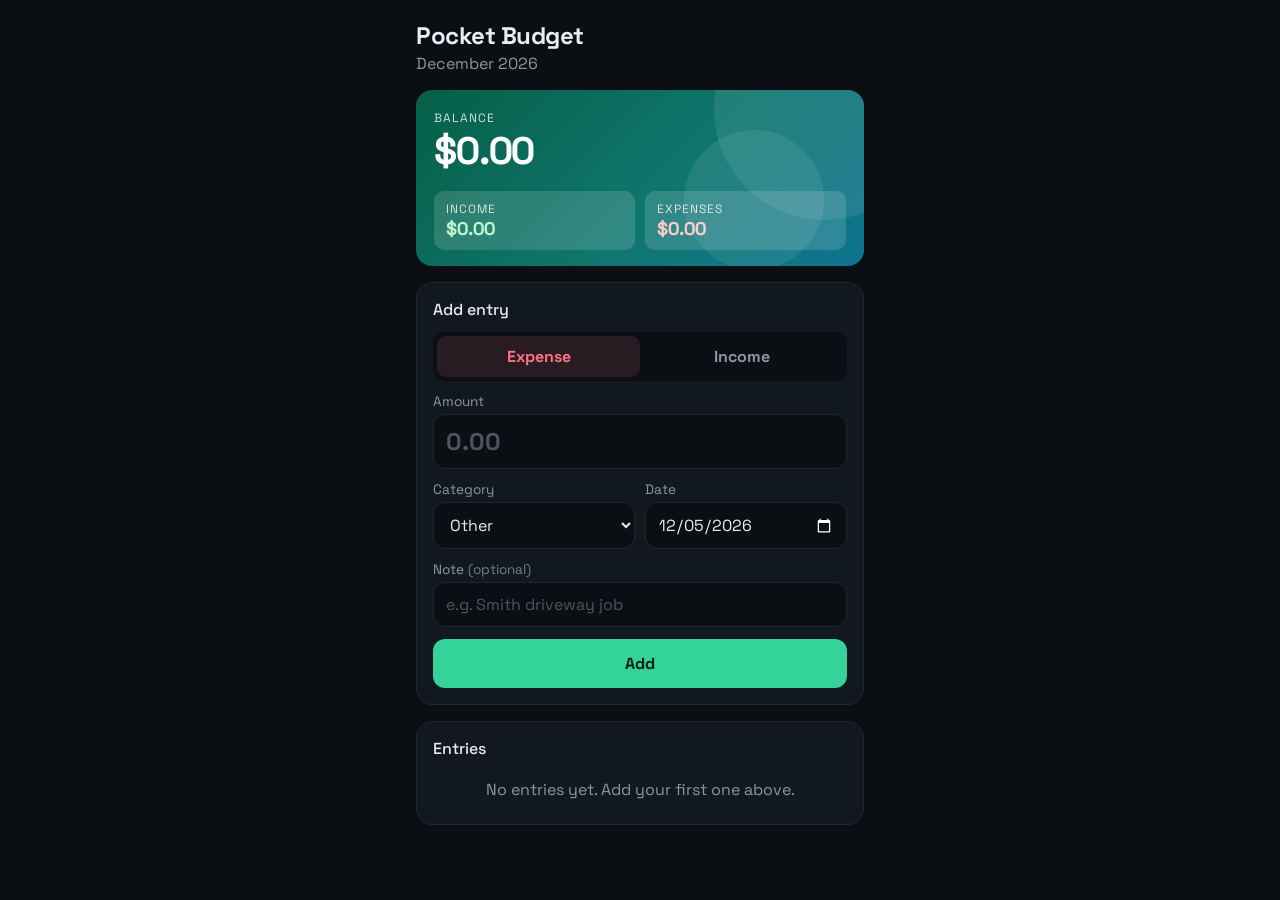
<file: index.html>
<!DOCTYPE html>
<html lang="en">
<head>
  <meta charset="UTF-8">
  <!-- Makes the page fit phone screens instead of showing a zoomed-out desktop page -->
  <meta name="viewport" content="width=device-width, initial-scale=1">
  <title>Pocket Budget</title>
  <!-- Colors the phone's browser bar to match the dark app -->
  <meta name="theme-color" content="#0b0f14">
  <!-- Space Grotesk font from Google Fonts -->
  <link rel="preconnect" href="https://fonts.googleapis.com">
  <link rel="preconnect" href="https://fonts.gstatic.com" crossorigin>
  <link href="https://fonts.googleapis.com/css2?family=Space+Grotesk:wght@400;500;700&display=swap" rel="stylesheet">
  <link rel="stylesheet" href="style.css">
  <!-- "defer" waits to run app.js until the HTML has loaded -->
  <script src="app.js" defer></script>
</head>
<body>
  <main>
    <header>
      <h1>Pocket Budget</h1>
      <p class="month" id="month-label"></p>
    </header>

    <!-- Summary: this month's totals -->
    <section class="summary" aria-label="This month">
      <div class="balance">
        <span class="label">Balance</span>
        <span class="amount" id="balance">$0.00</span>
      </div>
      <div class="totals">
        <div class="total income">
          <span class="label">Income</span>
          <span class="amount" id="income-total">$0.00</span>
        </div>
        <div class="total expense">
          <span class="label">Expenses</span>
          <span class="amount" id="expense-total">$0.00</span>
        </div>
      </div>
    </section>

    <!-- Add form -->
    <form id="entry-form" class="card">
      <h2>Add entry</h2>

      <!-- Two radio buttons styled as a toggle; only one can be picked -->
      <div class="type-toggle" role="radiogroup" aria-label="Type">
        <input type="radio" name="type" id="type-expense" value="expense" checked>
        <label for="type-expense">Expense</label>
        <input type="radio" name="type" id="type-income" value="income">
        <label for="type-income">Income</label>
      </div>

      <label class="field">
        <span>Amount</span>
        <!-- inputmode="decimal" shows the number keypad on phones -->
        <input type="number" id="amount" name="amount" inputmode="decimal"
               step="0.01" min="0.01" placeholder="0.00" required>
      </label>

      <div class="row">
        <label class="field">
          <span>Category</span>
          <!-- Options are filled in by app.js, based on Expense/Income -->
          <select id="category" name="category"></select>
        </label>
        <label class="field">
          <span>Date</span>
          <input type="date" id="date" name="date">
        </label>
      </div>

      <label class="field">
        <span>Note <small>(optional)</small></span>
        <input type="text" id="note" name="note" placeholder="e.g. Smith driveway job">
      </label>

      <button type="submit" class="add-btn">Add</button>
    </form>

    <!-- Entry list -->
    <section class="card">
      <h2>Entries</h2>
      <!-- Filled in by app.js -->
      <ul class="entries" id="entries"></ul>
      <p class="empty" id="empty">No entries yet. Add your first one above.</p>
    </section>
  </main>
</body>
</html>
</file>
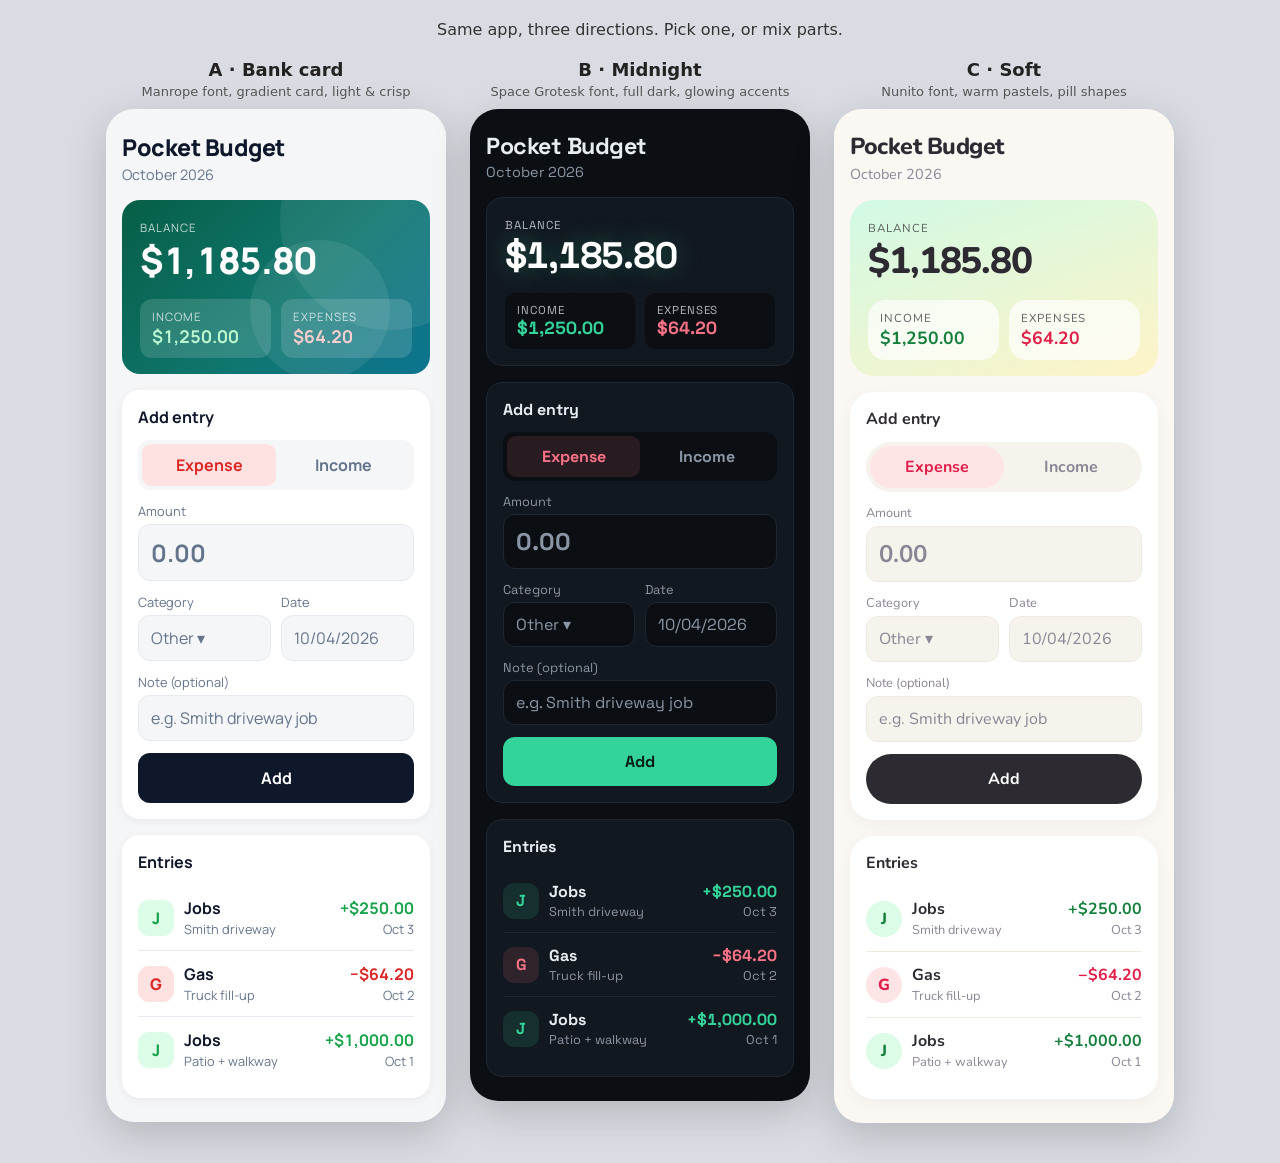
<file: mockups/options.html>
<!DOCTYPE html>
<html lang="en">
<head>
<meta charset="UTF-8">
<meta name="viewport" content="width=device-width, initial-scale=1">
<title>Pocket Budget: design options</title>
<link rel="preconnect" href="https://fonts.googleapis.com">
<link rel="preconnect" href="https://fonts.gstatic.com" crossorigin>
<link href="https://fonts.googleapis.com/css2?family=Manrope:wght@400;600;800&family=Space+Grotesk:wght@400;500;700&family=Nunito:wght@400;600;800&display=swap" rel="stylesheet">
<style>
  /* Page that holds the three mockups */
  body { margin: 0; background: #d9dde3; font-family: system-ui, sans-serif; padding: 20px 12px 40px; }
  .intro { text-align: center; margin: 0 0 20px; color: #333; }
  .options { display: flex; flex-wrap: wrap; justify-content: center; gap: 24px; }
  .option > h2 { text-align: center; margin: 0 0 4px; font: 700 18px system-ui, sans-serif; color: #222; }
  .option > p { text-align: center; margin: 0 0 10px; font-size: 13px; color: #555; }
  .phone { width: 340px; border-radius: 28px; overflow: hidden; box-shadow: 0 12px 40px rgba(0,0,0,.18); }

  /* ---------- Shared layout (each theme fills in the variables) ---------- */
  .app { background: var(--bg); color: var(--ink); font-family: var(--font); padding: 22px 16px 24px; display: grid; gap: 16px; }
  .app h1 { margin: 0; font-size: 1.45rem; font-weight: 800; letter-spacing: -0.02em; }
  .app .month { margin: 2px 0 0; color: var(--muted); font-size: .9rem; }
  .app h3 { margin: 0 0 12px; font-size: 1rem; }
  .summary { border-radius: var(--radius); padding: 20px 18px 16px; display: grid; gap: 14px; background: var(--sum-bg); color: var(--sum-ink); position: relative; overflow: hidden; }
  .label { display: block; font-size: .72rem; text-transform: uppercase; letter-spacing: .08em; opacity: .75; }
  .big { font-size: 2.3rem; font-weight: 800; letter-spacing: -0.03em; font-variant-numeric: tabular-nums; }
  .totals { display: grid; grid-template-columns: 1fr 1fr; gap: 10px; }
  .total { border-radius: calc(var(--radius) - 6px); padding: 10px 12px; background: var(--tot-bg); }
  .total b { font-size: 1.1rem; font-variant-numeric: tabular-nums; }
  .total.in b { color: var(--in-on-sum); }
  .total.out b { color: var(--out-on-sum); }
  .card { background: var(--card); border-radius: var(--radius); padding: 16px; box-shadow: var(--shadow); border: var(--card-border); }
  form.card { display: grid; gap: 12px; }
  .toggle { display: grid; grid-template-columns: 1fr 1fr; background: var(--field); border-radius: 12px; padding: 4px; }
  .toggle span { text-align: center; padding: 10px; border-radius: 9px; font-weight: 700; color: var(--muted); }
  .toggle .on { background: var(--out-soft); color: var(--out); }
  .field { display: grid; gap: 4px; font-size: .8rem; color: var(--muted); }
  .input { padding: 11px 12px; border-radius: 12px; background: var(--field); border: 1px solid var(--line); color: var(--muted); font-size: 1rem; }
  .input.amt { font-size: 1.5rem; font-weight: 700; }
  .row { display: grid; grid-template-columns: 1fr 1fr; gap: 10px; }
  .btn { padding: 14px; border-radius: 12px; text-align: center; font-weight: 700; background: var(--btn); color: var(--btn-ink); }
  ul { list-style: none; margin: 0; padding: 0; }
  li { display: flex; justify-content: space-between; align-items: center; gap: 10px; padding: 12px 0; border-bottom: 1px solid var(--line); }
  li:last-child { border-bottom: 0; }
  .dot { width: 36px; height: 36px; border-radius: 11px; display: grid; place-items: center; font-weight: 800; flex: none; }
  li.in .dot { background: var(--in-soft); color: var(--in); }
  li.out .dot { background: var(--out-soft); color: var(--out); }
  .meta { flex: 1; display: grid; gap: 1px; }
  .meta b { font-weight: 700; }
  .meta small, .side small { color: var(--muted); font-size: .8rem; }
  .side { text-align: right; display: grid; gap: 1px; }
  .side b { font-variant-numeric: tabular-nums; }
  li.in .side b { color: var(--in); }
  li.out .side b { color: var(--out); }

  /* ---------- A: Bank-app card ---------- */
  .theme-a {
    --font: "Manrope", sans-serif; --radius: 18px;
    --bg: #f4f6f8; --ink: #0f172a; --muted: #64748b; --line: #e5e9f0; --card: #fff; --field: #f4f6f8;
    --shadow: 0 2px 10px rgba(15,23,42,.06); --card-border: 0;
    --in: #16a34a; --in-soft: #dcfce7; --out: #dc2626; --out-soft: #fee2e2;
    --sum-bg: linear-gradient(135deg, #065f46 0%, #0f766e 55%, #0e7490 100%); --sum-ink: #fff;
    --tot-bg: rgba(255,255,255,.14); --in-on-sum: #bbf7d0; --out-on-sum: #fecaca;
    --btn: #0f172a; --btn-ink: #fff;
  }
  /* Decorative circles that make the card look like a bank card */
  .theme-a .summary::before, .theme-a .summary::after { content: ""; position: absolute; border-radius: 50%; background: rgba(255,255,255,.08); }
  .theme-a .summary::before { width: 220px; height: 220px; right: -70px; top: -90px; }
  .theme-a .summary::after { width: 140px; height: 140px; right: 40px; top: 40px; }
  .theme-a .summary > * { position: relative; }

  /* ---------- B: Midnight (full dark) ---------- */
  .theme-b {
    --font: "Space Grotesk", sans-serif; --radius: 16px;
    --bg: #0b0f14; --ink: #e8edf2; --muted: #8a96a3; --line: #1f2731; --card: #121820; --field: #0b0f14;
    --shadow: none; --card-border: 1px solid #1f2731;
    --in: #34d399; --in-soft: rgba(52,211,153,.12); --out: #fb7185; --out-soft: rgba(251,113,133,.12);
    --sum-bg: #121820; --sum-ink: #e8edf2;
    --tot-bg: #0b0f14; --in-on-sum: #34d399; --out-on-sum: #fb7185;
    --btn: #34d399; --btn-ink: #062018;
  }
  .theme-b .summary { border: 1px solid #1f2731; }
  .theme-b .big { color: #fff; text-shadow: 0 0 24px rgba(52,211,153,.35); }

  /* ---------- C: Soft & friendly ---------- */
  .theme-c {
    --font: "Nunito", sans-serif; --radius: 24px;
    --bg: #fbf8f4; --ink: #2d2a32; --muted: #8b8594; --line: #efe9e1; --card: #fff; --field: #f6f2ec;
    --shadow: 0 4px 16px rgba(80,60,40,.06); --card-border: 0;
    --in: #15803d; --in-soft: #dcfce7; --out: #e11d48; --out-soft: #ffe4e6;
    --sum-bg: linear-gradient(160deg, #d1fae5 0%, #fef3c7 100%); --sum-ink: #2d2a32;
    --tot-bg: rgba(255,255,255,.7); --in-on-sum: #15803d; --out-on-sum: #e11d48;
    --btn: #2d2a32; --btn-ink: #fff;
  }
  .theme-c .dot { border-radius: 50%; }
  .theme-c .btn, .theme-c .toggle, .theme-c .toggle span { border-radius: 999px; }
</style>
</head>
<body>
  <p class="intro">Same app, three directions. Pick one, or mix parts.</p>
  <div class="options" id="options"></div>

<script>
  // One copy of the mockup markup, stamped out three times with a different theme class.
  const themes = [
    { cls: "theme-a", name: "A · Bank card", desc: "Manrope font, gradient card, light & crisp" },
    { cls: "theme-b", name: "B · Midnight", desc: "Space Grotesk font, full dark, glowing accents" },
    { cls: "theme-c", name: "C · Soft", desc: "Nunito font, warm pastels, pill shapes" },
  ];
  const mockup = `
    <div class="app">
      <div><h1>Pocket Budget</h1><p class="month">October 2026</p></div>
      <section class="summary">
        <div><span class="label">Balance</span><span class="big">$1,185.80</span></div>
        <div class="totals">
          <div class="total in"><span class="label">Income</span><b>$1,250.00</b></div>
          <div class="total out"><span class="label">Expenses</span><b>$64.20</b></div>
        </div>
      </section>
      <form class="card" onsubmit="return false">
        <h3 style="margin:0">Add entry</h3>
        <div class="toggle"><span class="on">Expense</span><span>Income</span></div>
        <label class="field">Amount<div class="input amt">0.00</div></label>
        <div class="row">
          <label class="field">Category<div class="input">Other ▾</div></label>
          <label class="field">Date<div class="input">10/04/2026</div></label>
        </div>
        <label class="field">Note (optional)<div class="input">e.g. Smith driveway job</div></label>
        <div class="btn">Add</div>
      </form>
      <section class="card">
        <h3>Entries</h3>
        <ul>
          <li class="in"><span class="dot">J</span><span class="meta"><b>Jobs</b><small>Smith driveway</small></span><span class="side"><b>+$250.00</b><small>Oct 3</small></span></li>
          <li class="out"><span class="dot">G</span><span class="meta"><b>Gas</b><small>Truck fill-up</small></span><span class="side"><b>−$64.20</b><small>Oct 2</small></span></li>
          <li class="in"><span class="dot">J</span><span class="meta"><b>Jobs</b><small>Patio + walkway</small></span><span class="side"><b>+$1,000.00</b><small>Oct 1</small></span></li>
        </ul>
      </section>
    </div>`;
  document.getElementById("options").innerHTML = themes.map(t => `
    <div class="option">
      <h2>${t.name}</h2><p>${t.desc}</p>
      <div class="phone ${t.cls}">${mockup}</div>
    </div>`).join("");
</script>
</body>
</html>
</file>
<file: style.css>
/* Color palette: change a color here and it updates everywhere */
:root {
  color-scheme: dark;     /* tells the browser to draw built-in controls (date picker, dropdown) dark too */
  --font: "Space Grotesk", system-ui, sans-serif;
  --bg: #0b0f14;          /* page background: near-black */
  --card: #121820;        /* card background */
  --field: #0b0f14;       /* input background */
  --ink: #e8edf2;         /* main text */
  --muted: #8a96a3;       /* secondary text: labels, dates */
  --line: #1f2731;        /* borders and dividers */
  --income: #34d399;      /* green */
  --income-soft: rgba(52, 211, 153, 0.12);
  --expense: #fb7185;     /* red */
  --expense-soft: rgba(251, 113, 133, 0.12);
  --balance-card: linear-gradient(135deg, #065f46 0%, #0f766e 55%, #0e7490 100%);
  --radius: 16px;
}

* { box-sizing: border-box; }

body {
  margin: 0;
  font-family: var(--font);
  background: var(--bg);
  color: var(--ink);
}

main {
  max-width: 480px;
  margin: 0 auto;
  padding: 20px 16px 40px;
  display: grid;
  gap: 16px;
}

h1 { font-size: 1.5rem; font-weight: 700; letter-spacing: -0.02em; margin: 0; }
h2 { font-size: 1rem; font-weight: 500; margin: 0 0 12px; }
.month { margin: 2px 0 0; color: var(--muted); }

.card {
  background: var(--card);
  border: 1px solid var(--line);
  border-radius: var(--radius);
  padding: 16px;
}

/* ---------- Summary (the green "bank card") ---------- */
.summary {
  position: relative;
  overflow: hidden;       /* clips the decorative circles to the card */
  background: var(--balance-card);
  color: #fff;
  border-radius: var(--radius);
  padding: 20px 18px 16px;
  display: grid;
  gap: 16px;
}
/* Two see-through circles for the bank-card look. ::before/::after add them without extra HTML */
.summary::before, .summary::after {
  content: "";
  position: absolute;
  border-radius: 50%;
  background: rgba(255, 255, 255, 0.08);
}
.summary::before { width: 220px; height: 220px; right: -70px; top: -90px; }
.summary::after  { width: 140px; height: 140px; right: 40px;  top: 40px; }
.summary > * { position: relative; }  /* keeps text above the circles */

.label {
  display: block;
  font-size: 0.75rem;
  text-transform: uppercase;
  letter-spacing: 0.08em;
  opacity: 0.8;
}
.balance .amount { font-size: 2.4rem; font-weight: 700; letter-spacing: -0.03em; }
.balance .amount.negative { color: #fecaca; }  /* pale red when spending is more than income */
.totals { display: grid; grid-template-columns: 1fr 1fr; gap: 10px; }
.total {
  background: rgba(255, 255, 255, 0.14);
  border-radius: 10px;
  padding: 10px 12px;
}
.total .amount { font-size: 1.15rem; font-weight: 700; }
.total.income .amount  { color: #bbf7d0; }   /* pale green: readable on the green card */
.total.expense .amount { color: #fecaca; }   /* pale red */
.amount { font-variant-numeric: tabular-nums; }  /* digits line up */

/* ---------- Form ---------- */
#entry-form { display: grid; gap: 12px; }
#entry-form h2 { margin: 0; }

.type-toggle {
  display: grid;
  grid-template-columns: 1fr 1fr;
  background: var(--field);
  border-radius: 12px;
  padding: 4px;
}
.type-toggle input { position: absolute; opacity: 0; } /* hide the real radio circles */
.type-toggle label {
  text-align: center;
  padding: 10px;
  border-radius: 9px;
  font-weight: 700;
  color: var(--muted);
  cursor: pointer;
}
#type-expense:checked + label { background: var(--expense-soft); color: var(--expense); }
#type-income:checked + label  { background: var(--income-soft);  color: var(--income); }
.type-toggle input:focus-visible + label { outline: 2px solid var(--ink); }

.field { display: grid; gap: 4px; font-size: 0.85rem; color: var(--muted); }
.field small { font-size: inherit; opacity: 0.8; }
.row { display: grid; grid-template-columns: 1fr 1fr; gap: 10px; }

input, select, button { font: inherit; }
.field input, .field select {
  width: 100%;
  font-size: 1rem;     /* 16px+ stops iPhones from zooming in on tap */
  color: var(--ink);
  padding: 11px 12px;
  border: 1px solid var(--line);
  border-radius: 12px;
  background: var(--field);
}
.field input::placeholder { color: #4b5563; }
.field input:focus, .field select:focus {
  outline: none;
  border-color: var(--income);
}
#amount { font-size: 1.5rem; font-weight: 700; }

.add-btn {
  padding: 14px;
  border: 0;
  border-radius: 12px;
  background: var(--income);
  color: #062018;      /* very dark green text on the bright button */
  font-weight: 700;
  font-size: 1rem;
  cursor: pointer;
}
.add-btn:active { transform: scale(0.98); }
.add-btn.added { background: #a7f3d0; }  /* lighter green while it says "Added ✓" */

/* Hide the little up/down arrows in the Amount box (desktop browsers) */
#amount::-webkit-outer-spin-button,
#amount::-webkit-inner-spin-button { -webkit-appearance: none; margin: 0; }
#amount { -moz-appearance: textfield; appearance: textfield; }

/* ---------- Entry list ---------- */
.entries { list-style: none; margin: 0; padding: 0; }
.entry {
  display: flex;
  align-items: center;
  gap: 12px;
  padding: 12px 0;
  border-bottom: 1px solid var(--line);
}
.entry:last-child { border-bottom: 0; }

/* Month group heading: "October 2026 ... +$1,185.50" */
.month-heading {
  display: flex;
  justify-content: space-between;
  padding: 18px 0 6px;
  font-size: 0.8rem;
  font-weight: 700;
  text-transform: uppercase;
  letter-spacing: 0.06em;
  color: var(--muted);
  border-bottom: 1px solid var(--line);
}
.month-heading:first-child { padding-top: 0; }
.month-net { font-variant-numeric: tabular-nums; }
.month-net.positive { color: var(--income); }
.month-net.negative { color: var(--expense); }

/* A newly added entry glows green, then fades back to normal */
.entry.just-added { animation: flash 1.4s ease-out; }
@keyframes flash {
  from { background: var(--income-soft); }
  to   { background: transparent; }
}
/* People who turn off animations in their phone settings get no flash */
@media (prefers-reduced-motion: reduce) {
  .entry.just-added { animation: none; }
}

/* Rounded square with the category's first letter */
.entry-badge {
  width: 38px;
  height: 38px;
  flex: none;
  display: grid;
  place-items: center;
  border-radius: 11px;
  font-weight: 700;
}
.entry.income  .entry-badge { background: var(--income-soft);  color: var(--income); }
.entry.expense .entry-badge { background: var(--expense-soft); color: var(--expense); }

.entry-main { flex: 1; display: grid; gap: 2px; min-width: 0; }
.entry-side { display: grid; gap: 2px; text-align: right; }
.entry-category { font-weight: 700; }
.entry-note, .entry-date { font-size: 0.85rem; color: var(--muted); }
.entry-note { overflow: hidden; text-overflow: ellipsis; white-space: nowrap; } /* long notes get "…" */
.entry-amount { font-weight: 700; font-variant-numeric: tabular-nums; }
.entry.income  .entry-amount { color: var(--income); }
.entry.expense .entry-amount { color: var(--expense); }

/* × button: quiet gray until touched; 36px square is a comfortable thumb target */
.delete-btn {
  width: 36px;
  height: 36px;
  flex: none;
  margin-left: -4px;
  border: 0;
  border-radius: 10px;
  background: transparent;
  color: var(--muted);
  font-size: 1.4rem;
  line-height: 1;
  cursor: pointer;
}
.delete-btn:hover, .delete-btn:focus-visible {
  background: var(--expense-soft);
  color: var(--expense);
  outline: none;
}

.empty { margin: 0; padding: 8px 0; color: var(--muted); text-align: center; }
.empty[hidden] { display: none; }
</file>
